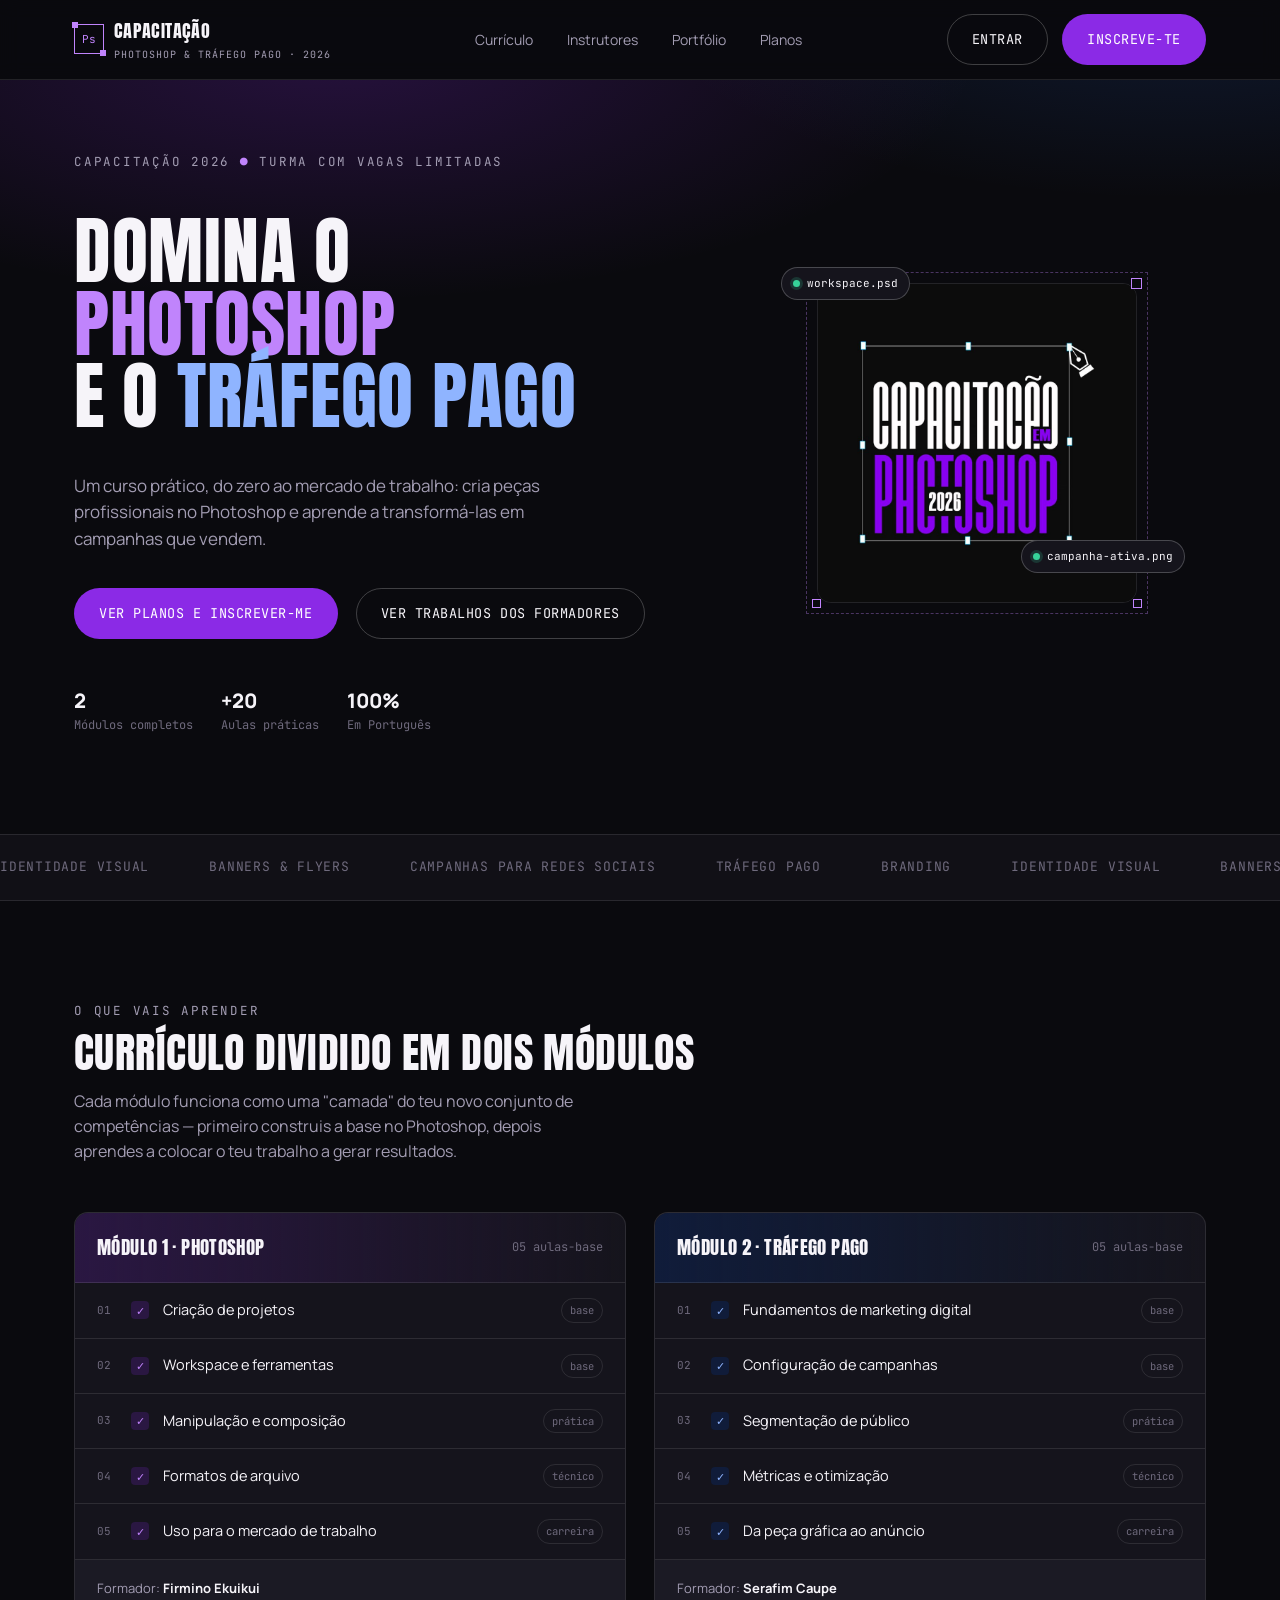
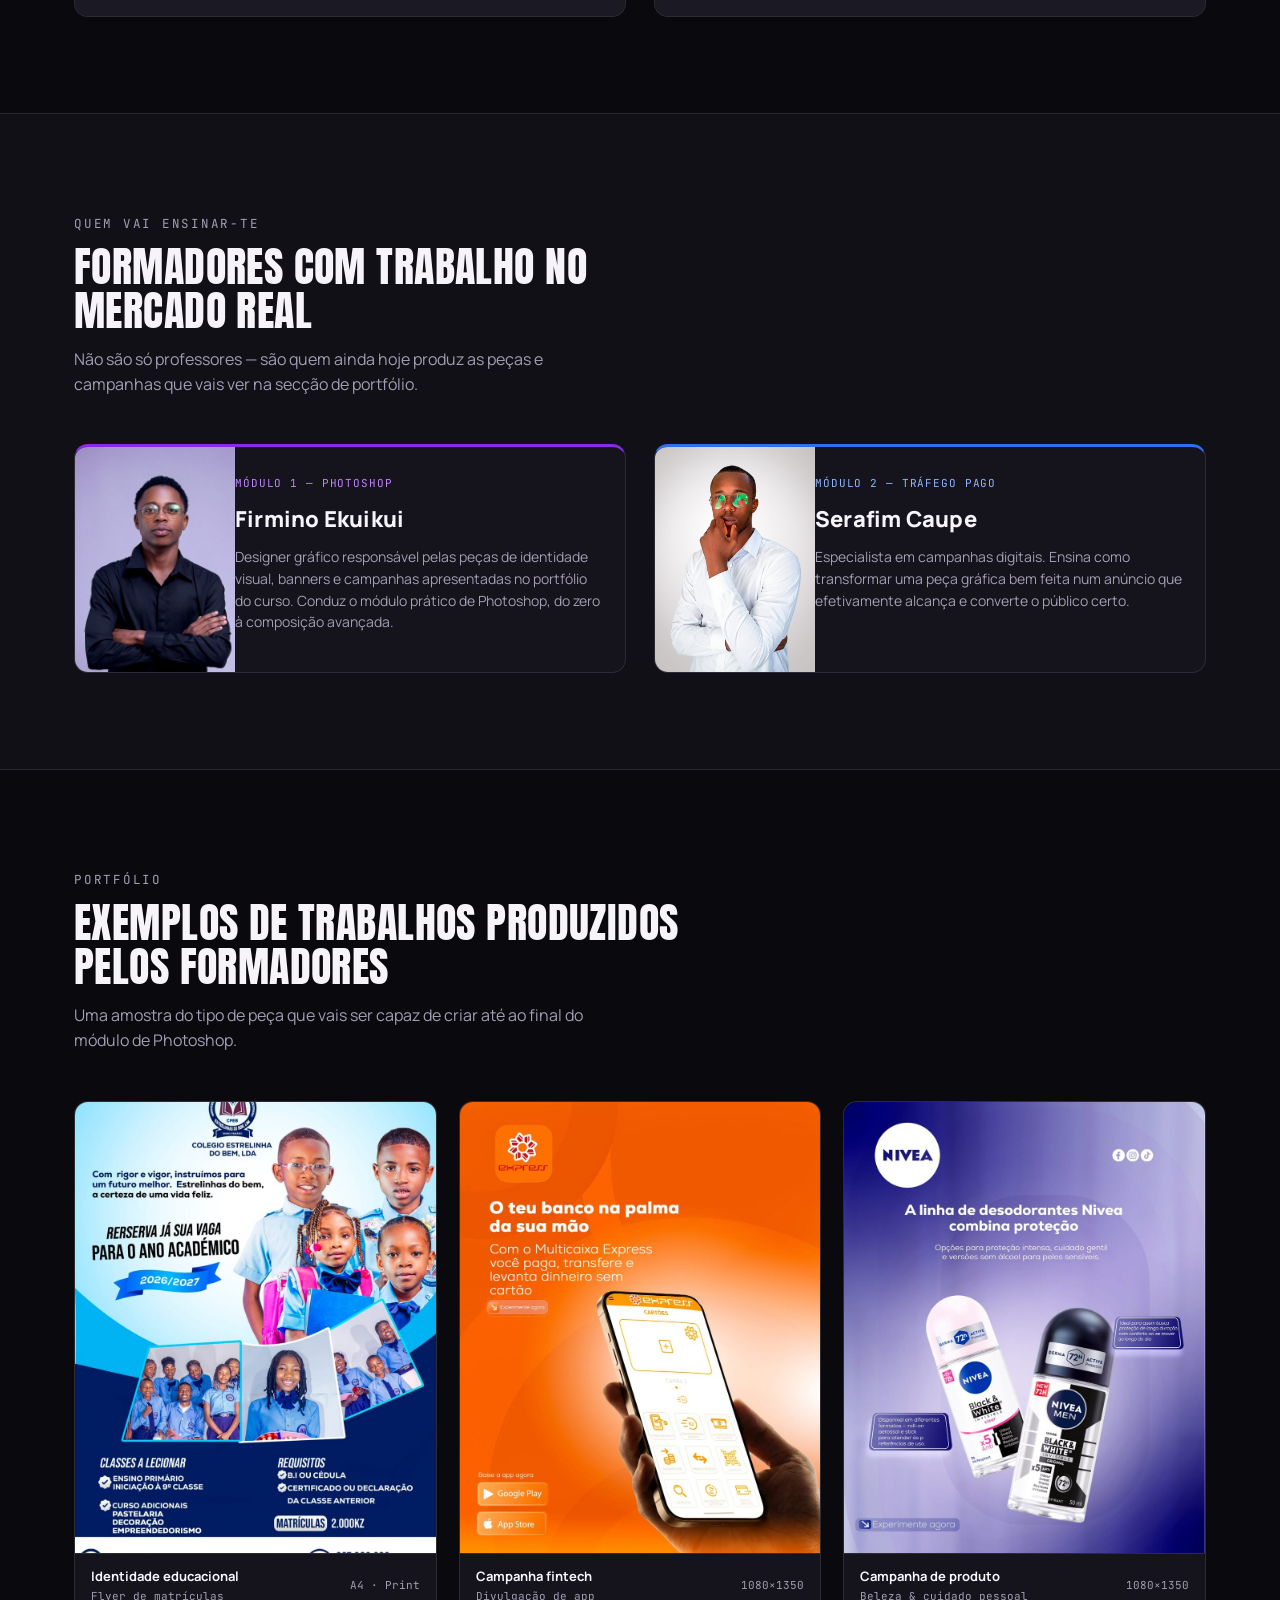
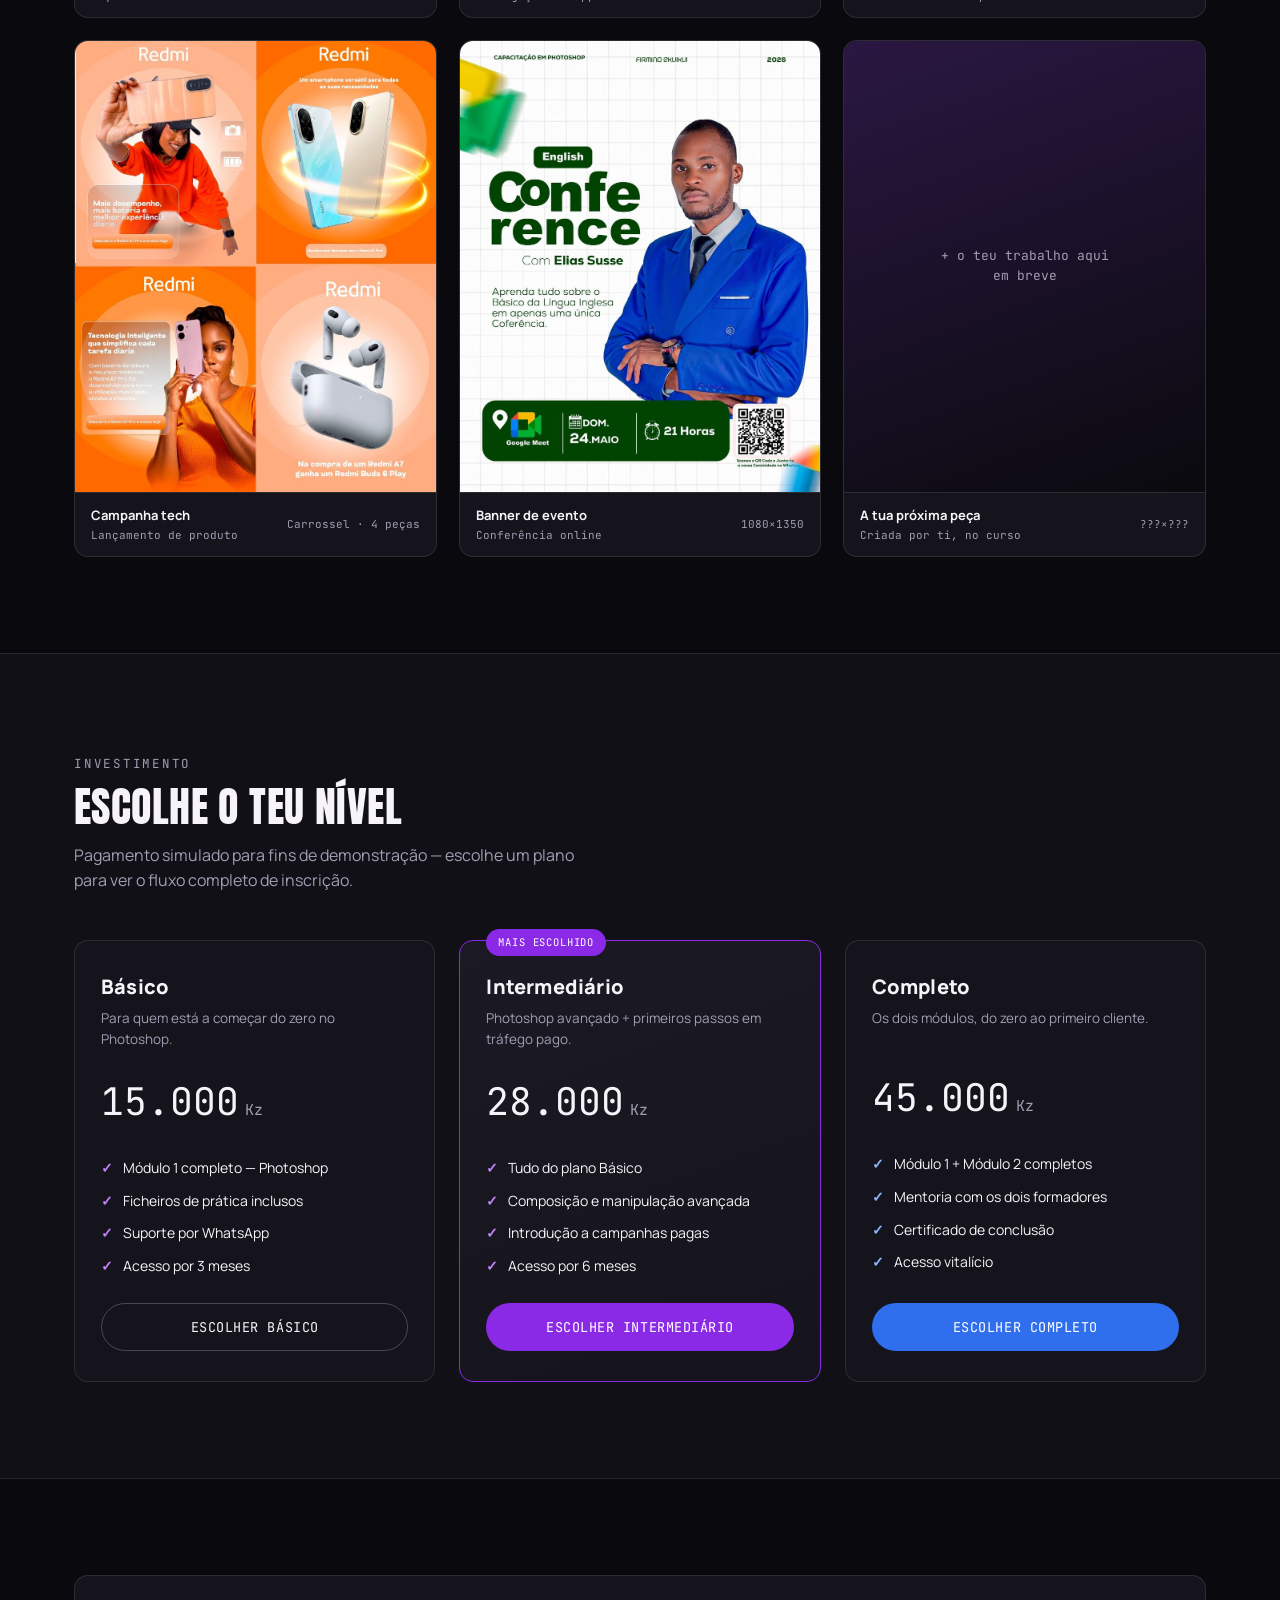
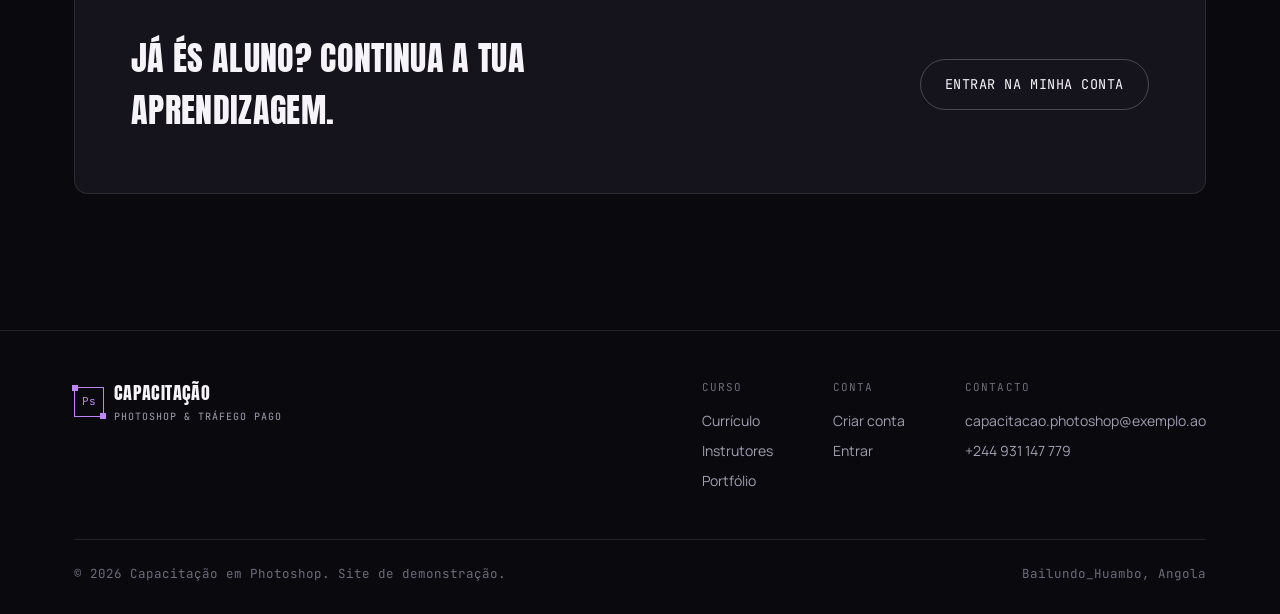
<file: index.html>
<!DOCTYPE html>
<html lang="pt-AO">
<head>
<meta charset="UTF-8">
<meta name="viewport" content="width=device-width, initial-scale=1.0">
<title>Capacitação em Photoshop & Tráfego Pago 2026</title>
<meta name="description" content="Curso prático de Photoshop e Tráfego Pago. Aprende a criar projetos profissionais e a promovê-los no mercado digital.">
<link rel="preconnect" href="https://fonts.googleapis.com">
<link href="https://fonts.googleapis.com/css2?family=Anton&family=JetBrains+Mono:wght@400;500&family=Manrope:wght@400;600;700;800&display=swap" rel="stylesheet">
<link rel="stylesheet" href="style.css">
</head>
<body>

<nav class="nav">
  <div class="container">
    <a href="index.html" class="brand">
      <span class="brand-mark"><span>Ps</span></span>
      <div>
        CAPACITAÇÃO
        <small>Photoshop &amp; Tráfego Pago · 2026</small>
      </div>
    </a>
    <div class="nav-links">
      <a href="#curriculo">Currículo</a>
      <a href="#instrutores">Instrutores</a>
      <a href="#portfolio">Portfólio</a>
      <a href="#planos">Planos</a>
    </div>
    <div class="nav-actions">
      <a href="login.html" class="btn btn-outline">Entrar</a>
      <a href="#planos" class="btn btn-primary">Inscreve-te</a>
    </div>
    <button class="nav-toggle" aria-label="Abrir menu">☰</button>
  </div>
</nav>

<header class="hero">
  <div class="container hero-grid">
    <div class="hero-copy">
      <span class="eyebrow">Capacitação 2026 <span class="dot">●</span> Turma com vagas limitadas</span>
      <h1>Domina o <span class="accent">Photoshop</span><br>e o <span class="accent-blue">Tráfego Pago</span></h1>
      <p class="lead">Um curso prático, do zero ao mercado de trabalho: cria peças profissionais no Photoshop e aprende a transformá-las em campanhas que vendem.</p>
      <div class="hero-cta">
        <a href="#planos" class="btn btn-primary">Ver planos e inscrever-me</a>
        <a href="#portfolio" class="btn btn-outline">Ver trabalhos dos formadores</a>
      </div>
      <div class="hero-meta">
        <div><b>2</b>Módulos completos</div>
        <div><b>+20</b>Aulas práticas</div>
        <div><b>100%</b>Em Português</div>
      </div>
    </div>
    <div class="hero-art">
      <div class="xbox">
        <img src="img-brand-mark.jpg" alt="Identidade visual do curso Capacitação em Photoshop 2026">
        <span class="h-l"></span><span class="h-r"></span>
      </div>
      <span class="tag t1"><span class="tag-dot"></span>workspace.psd</span>
      <span class="tag t2"><span class="tag-dot"></span>campanha-ativa.png</span>
    </div>
  </div>
</header>

<div class="strip">
  <div class="strip-track">
    <span>Identidade visual</span><span>Banners &amp; flyers</span><span>Campanhas para redes sociais</span><span>Tráfego pago</span><span>Branding</span><span>Identidade visual</span><span>Banners &amp; flyers</span><span>Campanhas para redes sociais</span><span>Tráfego pago</span><span>Branding</span>
  </div>
</div>

<section class="section" id="curriculo">
  <div class="container">
    <div class="section-head">
      <span class="eyebrow">O que vais aprender</span>
      <h2>Currículo dividido em dois módulos</h2>
      <p>Cada módulo funciona como uma "camada" do teu novo conjunto de competências — primeiro construis a base no Photoshop, depois aprendes a colocar o teu trabalho a gerar resultados.</p>
    </div>

    <div class="tracks">
      <div class="track-panel purple">
        <div class="track-head">
          <h3>Módulo 1 · Photoshop</h3>
          <span class="num">05 aulas-base</span>
        </div>
        <div class="layer-row"><span class="ln">01</span><span class="eye">✓</span><span class="lbl">Criação de projetos</span><span class="lvl">base</span></div>
        <div class="layer-row"><span class="ln">02</span><span class="eye">✓</span><span class="lbl">Workspace e ferramentas</span><span class="lvl">base</span></div>
        <div class="layer-row"><span class="ln">03</span><span class="eye">✓</span><span class="lbl">Manipulação e composição</span><span class="lvl">prática</span></div>
        <div class="layer-row"><span class="ln">04</span><span class="eye">✓</span><span class="lbl">Formatos de arquivo</span><span class="lvl">técnico</span></div>
        <div class="layer-row"><span class="ln">05</span><span class="eye">✓</span><span class="lbl">Uso para o mercado de trabalho</span><span class="lvl">carreira</span></div>
        <div class="track-foot">
          <span class="who">Formador: <b>Firmino Ekuikui</b></span>
        </div>
      </div>

      <div class="track-panel blue">
        <div class="track-head">
          <h3>Módulo 2 · Tráfego Pago</h3>
          <span class="num">05 aulas-base</span>
        </div>
        <div class="layer-row"><span class="ln">01</span><span class="eye">✓</span><span class="lbl">Fundamentos de marketing digital</span><span class="lvl">base</span></div>
        <div class="layer-row"><span class="ln">02</span><span class="eye">✓</span><span class="lbl">Configuração de campanhas</span><span class="lvl">base</span></div>
        <div class="layer-row"><span class="ln">03</span><span class="eye">✓</span><span class="lbl">Segmentação de público</span><span class="lvl">prática</span></div>
        <div class="layer-row"><span class="ln">04</span><span class="eye">✓</span><span class="lbl">Métricas e otimização</span><span class="lvl">técnico</span></div>
        <div class="layer-row"><span class="ln">05</span><span class="eye">✓</span><span class="lbl">Da peça gráfica ao anúncio</span><span class="lvl">carreira</span></div>
        <div class="track-foot">
          <span class="who">Formador: <b>Serafim Caupe</b></span>
        </div>
      </div>
    </div>
  </div>
</section>

<section class="section" id="instrutores" style="background:var(--bg-soft); border-top:1px solid var(--line); border-bottom:1px solid var(--line);">
  <div class="container">
    <div class="section-head">
      <span class="eyebrow">Quem vai ensinar-te</span>
      <h2>Formadores com trabalho no mercado real</h2>
      <p>Não são só professores — são quem ainda hoje produz as peças e campanhas que vais ver na secção de portfólio.</p>
    </div>
    <div class="instructors">
      <div class="instructor-card purple">
        <div class="instructor-photo"><img src="img-team-firmino.jpg" alt="Firmino Ekuikui, formador do módulo de Photoshop"></div>
        <div class="instructor-body">
          <span class="role">Módulo 1 — Photoshop</span>
          <h3>Firmino Ekuikui</h3>
          <p>Designer gráfico responsável pelas peças de identidade visual, banners e campanhas apresentadas no portfólio do curso. Conduz o módulo prático de Photoshop, do zero à composição avançada.</p>
        </div>
      </div>
      <div class="instructor-card blue">
        <div class="instructor-photo"><img src="img-team-serafim.jpg" alt="Serafim Caupe, formador do módulo de Tráfego Pago"></div>
        <div class="instructor-body">
          <span class="role">Módulo 2 — Tráfego Pago</span>
          <h3>Serafim Caupe</h3>
          <p>Especialista em campanhas digitais. Ensina como transformar uma peça gráfica bem feita num anúncio que efetivamente alcança e converte o público certo.</p>
        </div>
      </div>
    </div>
  </div>
</section>

<section class="section" id="portfolio">
  <div class="container">
    <div class="section-head">
      <span class="eyebrow">Portfólio</span>
      <h2>Exemplos de trabalhos produzidos pelos formadores</h2>
      <p>Uma amostra do tipo de peça que vais ser capaz de criar até ao final do módulo de Photoshop.</p>
    </div>
    <div class="gallery">
      <div class="gallery-item">
        <div class="shot">
          <img src="img-portfolio-colegio.jpg" alt="Flyer educacional para colégio privado">
          <div class="handles"><span></span><span></span><span></span><span></span></div>
        </div>
        <div class="gallery-cap"><div><b>Identidade educacional</b>Flyer de matrículas</div><span>A4 · Print</span></div>
      </div>
      <div class="gallery-item">
        <div class="shot">
          <img src="img-portfolio-multicaixa.jpg" alt="Campanha de divulgação para aplicação bancária">
          <div class="handles"><span></span><span></span><span></span><span></span></div>
        </div>
        <div class="gallery-cap"><div><b>Campanha fintech</b>Divulgação de app</div><span>1080×1350</span></div>
      </div>
      <div class="gallery-item">
        <div class="shot">
          <img src="img-portfolio-nivea.jpg" alt="Campanha publicitária de produto de beleza">
          <div class="handles"><span></span><span></span><span></span><span></span></div>
        </div>
        <div class="gallery-cap"><div><b>Campanha de produto</b>Beleza &amp; cuidado pessoal</div><span>1080×1350</span></div>
      </div>
      <div class="gallery-item">
        <div class="shot">
          <img src="img-portfolio-redmi.jpg" alt="Campanha publicitária de smartphone">
          <div class="handles"><span></span><span></span><span></span><span></span></div>
        </div>
        <div class="gallery-cap"><div><b>Campanha tech</b>Lançamento de produto</div><span>Carrossel · 4 peças</span></div>
      </div>
      <div class="gallery-item">
        <div class="shot">
          <img src="img-portfolio-conference.jpg" alt="Banner de evento de conferência">
          <div class="handles"><span></span><span></span><span></span><span></span></div>
        </div>
        <div class="gallery-cap"><div><b>Banner de evento</b>Conferência online</div><span>1080×1350</span></div>
      </div>
      <div class="gallery-item">
        <div class="shot" style="display:grid; place-items:center; background:linear-gradient(160deg,var(--purple-dim),var(--bg));">
          <span style="font-family:var(--f-mono); color:var(--muted); font-size:13px; text-align:center; padding:0 20px;">+ o teu trabalho aqui<br>em breve</span>
        </div>
        <div class="gallery-cap"><div><b>A tua próxima peça</b>Criada por ti, no curso</div><span>???×???</span></div>
      </div>
    </div>
  </div>
</section>

<section class="section" id="planos" style="background:var(--bg-soft); border-top:1px solid var(--line); border-bottom:1px solid var(--line);">
  <div class="container">
    <div class="section-head">
      <span class="eyebrow">Investimento</span>
      <h2>Escolhe o teu nível</h2>
      <p>Pagamento simulado para fins de demonstração — escolhe um plano para ver o fluxo completo de inscrição.</p>
    </div>
    <div class="pricing-grid">

      <div class="price-card">
        <h3>Básico</h3>
        <p class="tagline">Para quem está a começar do zero no Photoshop.</p>
        <div class="amount">15.000<span class="cur">Kz</span></div>
        <ul>
          <li>Módulo 1 completo — Photoshop</li>
          <li>Ficheiros de prática inclusos</li>
          <li>Suporte por WhatsApp</li>
          <li>Acesso por 3 meses</li>
        </ul>
        <button class="btn btn-outline btn-block" data-plan="basico">Escolher Básico</button>
      </div>

      <div class="price-card featured">
        <span class="badge">Mais escolhido</span>
        <h3>Intermediário</h3>
        <p class="tagline">Photoshop avançado + primeiros passos em tráfego pago.</p>
        <div class="amount">28.000<span class="cur">Kz</span></div>
        <ul>
          <li>Tudo do plano Básico</li>
          <li>Composição e manipulação avançada</li>
          <li>Introdução a campanhas pagas</li>
          <li>Acesso por 6 meses</li>
        </ul>
        <button class="btn btn-primary btn-block" data-plan="intermediario">Escolher Intermediário</button>
      </div>

      <div class="price-card">
        <h3>Completo</h3>
        <p class="tagline">Os dois módulos, do zero ao primeiro cliente.</p>
        <div class="amount">45.000<span class="cur">Kz</span></div>
        <ul>
          <li>Módulo 1 + Módulo 2 completos</li>
          <li>Mentoria com os dois formadores</li>
          <li>Certificado de conclusão</li>
          <li>Acesso vitalício</li>
        </ul>
        <button class="btn btn-blue btn-block" data-plan="completo">Escolher Completo</button>
      </div>

    </div>
  </div>
</section>

<section class="section">
  <div class="container">
    <div class="cta-banner">
      <h2>Já és aluno? Continua a tua aprendizagem.</h2>
      <a href="login.html" class="btn btn-outline">Entrar na minha conta</a>
    </div>
  </div>
</section>

<footer>
  <div class="container">
    <div class="footer-grid">
      <div class="brand">
        <span class="brand-mark"><span>Ps</span></span>
        <div>CAPACITAÇÃO<small>Photoshop &amp; Tráfego Pago</small></div>
      </div>
      <div class="footer-cols">
        <div class="footer-col">
          <h4>Curso</h4>
          <a href="#curriculo">Currículo</a>
          <a href="#instrutores">Instrutores</a>
          <a href="#portfolio">Portfólio</a>
        </div>
        <div class="footer-col">
          <h4>Conta</h4>
          <a href="cadastro.html">Criar conta</a>
          <a href="login.html">Entrar</a>
        </div>
        <div class="footer-col">
          <h4>Contacto</h4>
          <p>capacitacao.photoshop@exemplo.ao</p>
          <p>+244 931 147 779</p>
        </div>
      </div>
    </div>
    <div class="footer-bottom">
      <span>© 2026 Capacitação em Photoshop. Site de demonstração.</span>
      <span>Bailundo_Huambo, Angola</span>
    </div>
  </div>
</footer>

<script src="app.js"></script>
</body>
</html>
</file>
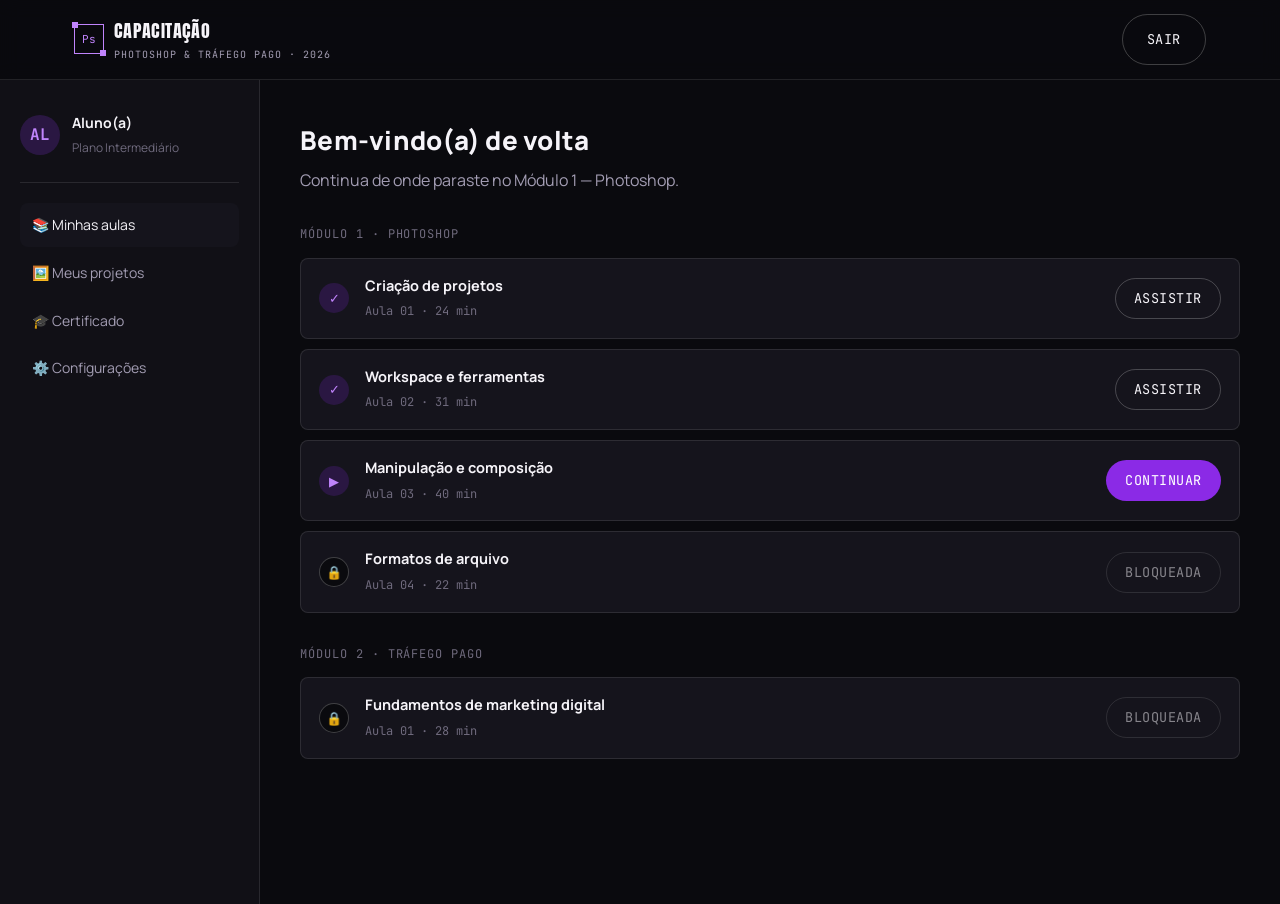
<file: area-aluno.html>
<!DOCTYPE html>
<html lang="pt-AO">
<head>
<meta charset="UTF-8">
<meta name="viewport" content="width=device-width, initial-scale=1.0">
<title>Área do aluno — Capacitação em Photoshop</title>
<link rel="preconnect" href="https://fonts.googleapis.com">
<link href="https://fonts.googleapis.com/css2?family=Anton&family=JetBrains+Mono:wght@400;500&family=Manrope:wght@400;600;700;800&display=swap" rel="stylesheet">
<link rel="stylesheet" href="style.css">
</head>
<body>

<nav class="nav">
  <div class="container">
    <a href="index.html" class="brand">
      <span class="brand-mark"><span>Ps</span></span>
      <div>CAPACITAÇÃO<small>Photoshop &amp; Tráfego Pago · 2026</small></div>
    </a>
    <div class="nav-links"></div>
    <div class="nav-actions">
      <a href="index.html" class="btn btn-outline">Sair</a>
    </div>
  </div>
</nav>

<div class="dash-shell">
  <aside class="dash-side">
    <div class="dash-user">
      <div class="dash-avatar">AL</div>
      <div>
        <b style="font-size:14px; display:block;">Aluno(a)</b>
        <span style="font-size:12px; color:var(--muted-2);">Plano Intermediário</span>
      </div>
    </div>
    <nav class="dash-nav">
      <a href="#" class="active">📚 Minhas aulas</a>
      <a href="#">🖼️ Meus projetos</a>
      <a href="#">🎓 Certificado</a>
      <a href="#">⚙️ Configurações</a>
    </nav>
  </aside>

  <main class="dash-main">
    <h1>Bem-vindo(a) de volta</h1>
    <p style="color:var(--muted); margin-top:8px; margin-bottom:32px;">Continua de onde paraste no Módulo 1 — Photoshop.</p>

    <h3 style="font-family:var(--f-mono); font-size:12px; letter-spacing:.08em; color:var(--muted-2); margin-bottom:14px; text-transform:uppercase;">Módulo 1 · Photoshop</h3>
    <div class="lesson-row unlocked">
      <div class="lock">✓</div>
      <div class="meta"><b>Criação de projetos</b><span>Aula 01 · 24 min</span></div>
      <a href="#" class="btn btn-outline" style="padding:9px 18px;">Assistir</a>
    </div>
    <div class="lesson-row unlocked">
      <div class="lock">✓</div>
      <div class="meta"><b>Workspace e ferramentas</b><span>Aula 02 · 31 min</span></div>
      <a href="#" class="btn btn-outline" style="padding:9px 18px;">Assistir</a>
    </div>
    <div class="lesson-row unlocked">
      <div class="lock">▶</div>
      <div class="meta"><b>Manipulação e composição</b><span>Aula 03 · 40 min</span></div>
      <a href="#" class="btn btn-primary" style="padding:9px 18px;">Continuar</a>
    </div>
    <div class="lesson-row">
      <div class="lock">🔒</div>
      <div class="meta"><b>Formatos de arquivo</b><span>Aula 04 · 22 min</span></div>
      <a href="#" class="btn btn-outline" style="padding:9px 18px; opacity:.5; pointer-events:none;">Bloqueada</a>
    </div>

    <h3 style="font-family:var(--f-mono); font-size:12px; letter-spacing:.08em; color:var(--muted-2); margin:32px 0 14px; text-transform:uppercase;">Módulo 2 · Tráfego Pago</h3>
    <div class="lesson-row">
      <div class="lock">🔒</div>
      <div class="meta"><b>Fundamentos de marketing digital</b><span>Aula 01 · 28 min</span></div>
      <a href="#" class="btn btn-outline" style="padding:9px 18px; opacity:.5; pointer-events:none;">Bloqueada</a>
    </div>
  </main>
</div>

<script src="app.js"></script>
</body>
</html>
</file>
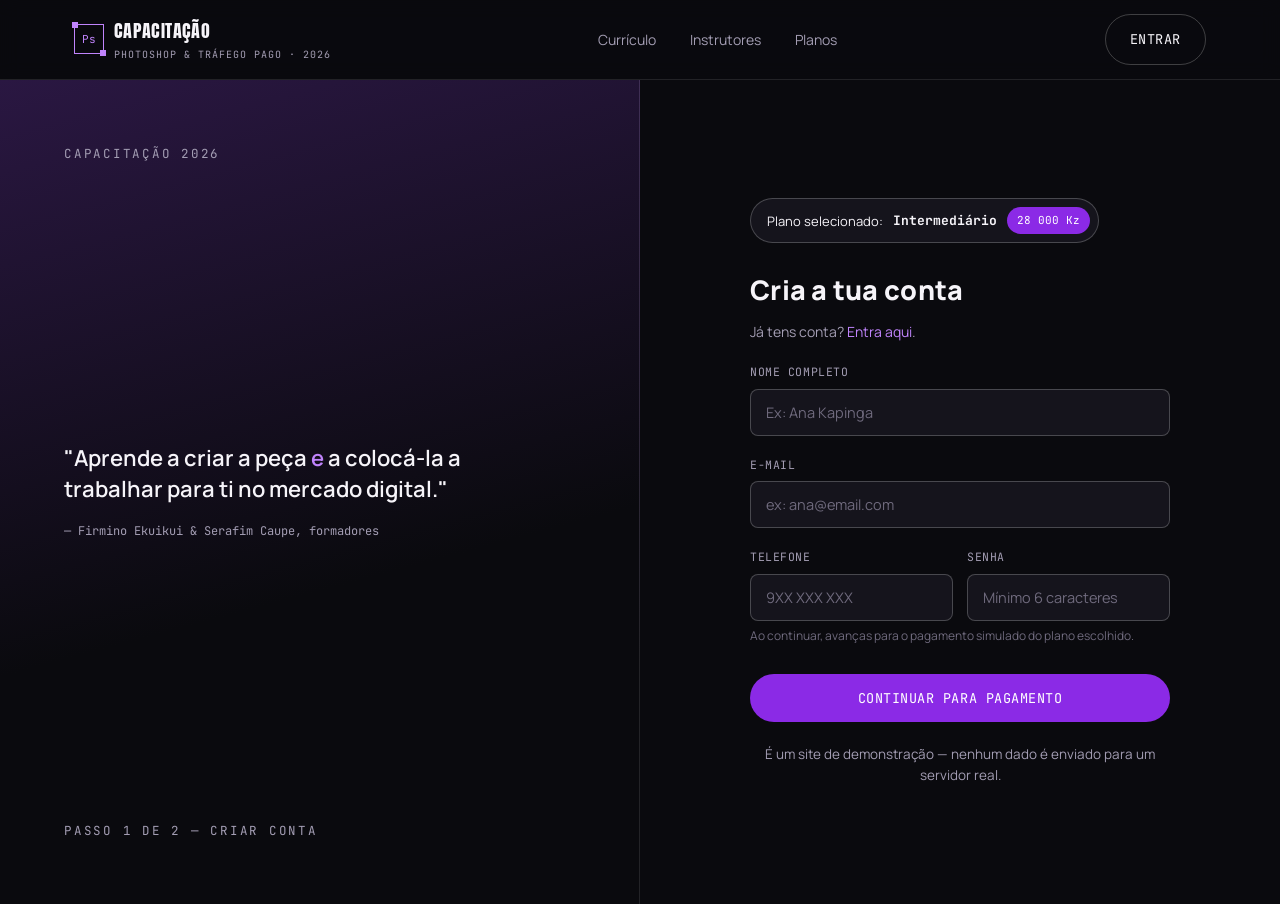
<file: cadastro.html>
<!DOCTYPE html>
<html lang="pt-AO">
<head>
<meta charset="UTF-8">
<meta name="viewport" content="width=device-width, initial-scale=1.0">
<title>Criar conta — Capacitação em Photoshop</title>
<link rel="preconnect" href="https://fonts.googleapis.com">
<link href="https://fonts.googleapis.com/css2?family=Anton&family=JetBrains+Mono:wght@400;500&family=Manrope:wght@400;600;700;800&display=swap" rel="stylesheet">
<link rel="stylesheet" href="style.css">
</head>
<body>

<nav class="nav">
  <div class="container">
    <a href="index.html" class="brand">
      <span class="brand-mark"><span>Ps</span></span>
      <div>CAPACITAÇÃO<small>Photoshop &amp; Tráfego Pago · 2026</small></div>
    </a>
    <div class="nav-links">
      <a href="index.html#curriculo">Currículo</a>
      <a href="index.html#instrutores">Instrutores</a>
      <a href="index.html#planos">Planos</a>
    </div>
    <div class="nav-actions">
      <a href="login.html" class="btn btn-outline">Entrar</a>
    </div>
    <button class="nav-toggle" aria-label="Abrir menu">☰</button>
  </div>
</nav>

<div class="auth-shell">
  <div class="auth-side">
    <div class="eyebrow">Capacitação 2026</div>
    <div>
      <p class="quote">"Aprende a criar a peça <span>e</span> a colocá-la a trabalhar para ti no mercado digital."</p>
      <p class="who">— Firmino Ekuikui &amp; Serafim Caupe, formadores</p>
    </div>
    <span class="eyebrow">Passo 1 de 2 — Criar conta</span>
  </div>

  <div class="auth-main">
    <div class="auth-card">
      <span class="plan-pill" data-plan-pill>Plano selecionado</span>
      <h1>Cria a tua conta</h1>
      <p class="sub">Já tens conta? <a href="login.html" style="color:var(--purple-2);">Entra aqui</a>.</p>

      <form id="form-cadastro" novalidate>
        <div class="field">
          <label for="nome">Nome completo</label>
          <input type="text" id="nome" placeholder="Ex: Ana Kapinga" autocomplete="name">
          <span class="field-error">Indica o teu nome completo.</span>
        </div>
        <div class="field">
          <label for="email">E-mail</label>
          <input type="email" id="email" placeholder="ex: ana@email.com" autocomplete="email">
          <span class="field-error">Indica um e-mail válido.</span>
        </div>
        <div class="field-row">
          <div class="field">
            <label for="telefone">Telefone</label>
            <input type="tel" id="telefone" placeholder="9XX XXX XXX" autocomplete="tel">
            <span class="field-error">Indica um número válido.</span>
          </div>
          <div class="field">
            <label for="senha">Senha</label>
            <input type="password" id="senha" placeholder="Mínimo 6 caracteres" autocomplete="new-password">
            <span class="field-error">Mínimo de 6 caracteres.</span>
          </div>
        </div>
        <p class="field-hint">Ao continuar, avanças para o pagamento simulado do plano escolhido.</p>
        <div class="submit">
          <button type="submit" class="btn btn-primary btn-block">Continuar para pagamento</button>
        </div>
      </form>
      <p class="auth-foot">É um site de demonstração — nenhum dado é enviado para um servidor real.</p>
    </div>
  </div>
</div>

<script src="app.js"></script>
</body>
</html>
</file>
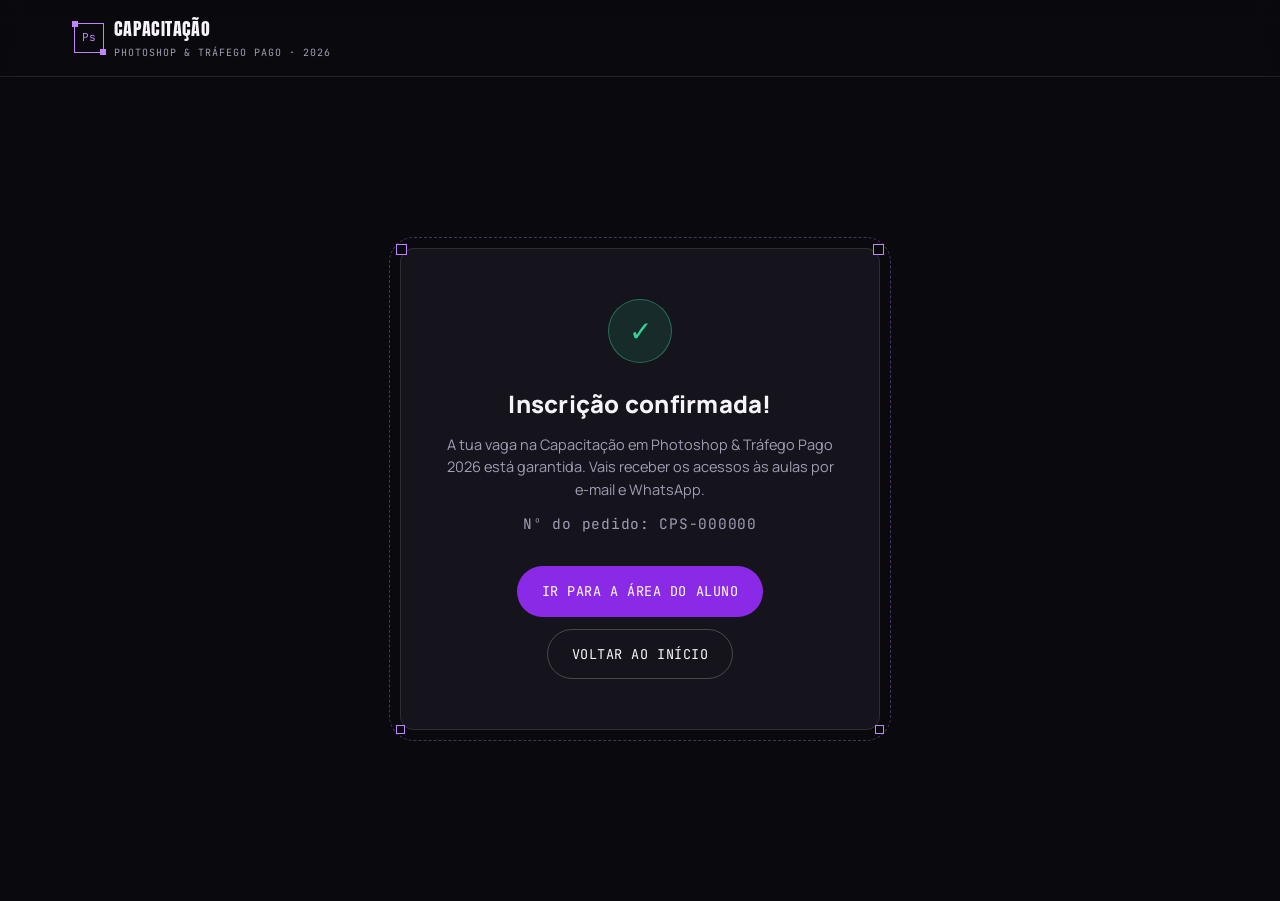
<file: confirmacao.html>
<!DOCTYPE html>
<html lang="pt-AO">
<head>
<meta charset="UTF-8">
<meta name="viewport" content="width=device-width, initial-scale=1.0">
<title>Inscrição confirmada — Capacitação em Photoshop</title>
<link rel="preconnect" href="https://fonts.googleapis.com">
<link href="https://fonts.googleapis.com/css2?family=Anton&family=JetBrains+Mono:wght@400;500&family=Manrope:wght@400;600;700;800&display=swap" rel="stylesheet">
<link rel="stylesheet" href="style.css">
</head>
<body>

<nav class="nav">
  <div class="container">
    <a href="index.html" class="brand">
      <span class="brand-mark"><span>Ps</span></span>
      <div>CAPACITAÇÃO<small>Photoshop &amp; Tráfego Pago · 2026</small></div>
    </a>
    <div class="nav-links"></div>
    <div class="nav-actions"></div>
  </div>
</nav>

<div class="success-wrap">
  <div class="success-card xbox">
    <span class="h-l"></span><span class="h-r"></span>
    <div class="success-check">✓</div>
    <h1>Inscrição confirmada!</h1>
    <p>A tua vaga na Capacitação em Photoshop &amp; Tráfego Pago 2026 está garantida. Vais receber os acessos às aulas por e-mail e WhatsApp.</p>
    <p class="order-id" data-order-id>Nº do pedido: CPS-000000</p>
    <div style="margin-top:30px; display:flex; gap:12px; justify-content:center; flex-wrap:wrap;">
      <a href="area-aluno.html" class="btn btn-primary">Ir para a área do aluno</a>
      <a href="index.html" class="btn btn-outline">Voltar ao início</a>
    </div>
  </div>
</div>

<script src="app.js"></script>
</body>
</html>
</file>
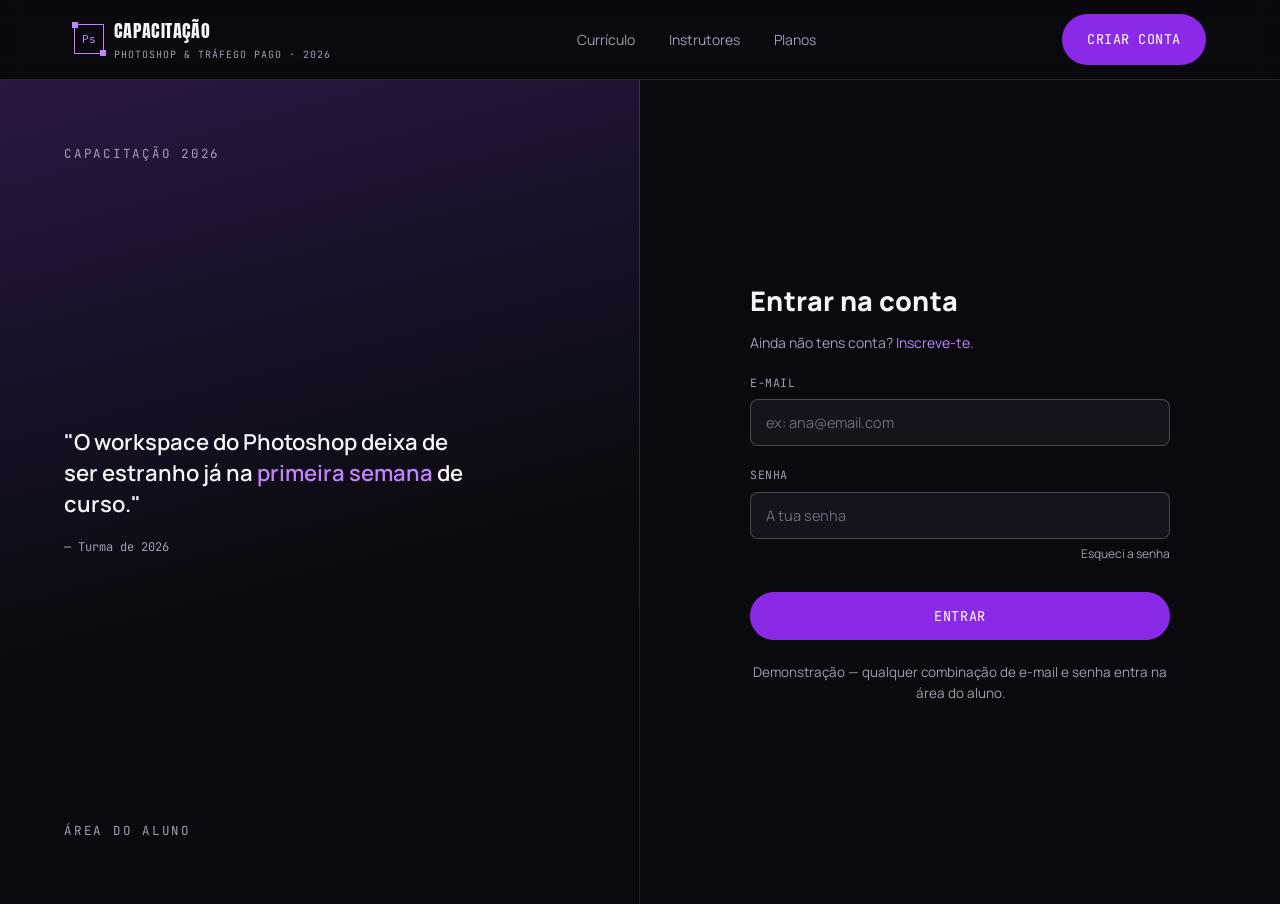
<file: login.html>
<!DOCTYPE html>
<html lang="pt-AO">
<head>
<meta charset="UTF-8">
<meta name="viewport" content="width=device-width, initial-scale=1.0">
<title>Entrar — Capacitação em Photoshop</title>
<link rel="preconnect" href="https://fonts.googleapis.com">
<link href="https://fonts.googleapis.com/css2?family=Anton&family=JetBrains+Mono:wght@400;500&family=Manrope:wght@400;600;700;800&display=swap" rel="stylesheet">
<link rel="stylesheet" href="style.css">
</head>
<body>

<nav class="nav">
  <div class="container">
    <a href="index.html" class="brand">
      <span class="brand-mark"><span>Ps</span></span>
      <div>CAPACITAÇÃO<small>Photoshop &amp; Tráfego Pago · 2026</small></div>
    </a>
    <div class="nav-links">
      <a href="index.html#curriculo">Currículo</a>
      <a href="index.html#instrutores">Instrutores</a>
      <a href="index.html#planos">Planos</a>
    </div>
    <div class="nav-actions">
      <a href="cadastro.html" class="btn btn-primary">Criar conta</a>
    </div>
    <button class="nav-toggle" aria-label="Abrir menu">☰</button>
  </div>
</nav>

<div class="auth-shell">
  <div class="auth-side">
    <div class="eyebrow">Capacitação 2026</div>
    <div>
      <p class="quote">"O workspace do Photoshop deixa de ser estranho já na <span>primeira semana</span> de curso."</p>
      <p class="who">— Turma de 2026</p>
    </div>
    <span class="eyebrow">Área do aluno</span>
  </div>

  <div class="auth-main">
    <div class="auth-card">
      <h1>Entrar na conta</h1>
      <p class="sub">Ainda não tens conta? <a href="cadastro.html" style="color:var(--purple-2);">Inscreve-te</a>.</p>

      <form id="form-login" novalidate>
        <div class="field">
          <label for="email">E-mail</label>
          <input type="email" id="email" placeholder="ex: ana@email.com" autocomplete="email" required>
        </div>
        <div class="field">
          <label for="senha">Senha</label>
          <input type="password" id="senha" placeholder="A tua senha" autocomplete="current-password" required>
        </div>
        <p class="field-hint" style="text-align:right;"><a href="#" style="color:var(--muted);">Esqueci a senha</a></p>
        <div class="submit">
          <button type="submit" class="btn btn-primary btn-block">Entrar</button>
        </div>
      </form>
      <p class="auth-foot">Demonstração — qualquer combinação de e-mail e senha entra na área do aluno.</p>
    </div>
  </div>
</div>

<script src="app.js"></script>
</body>
</html>
</file>
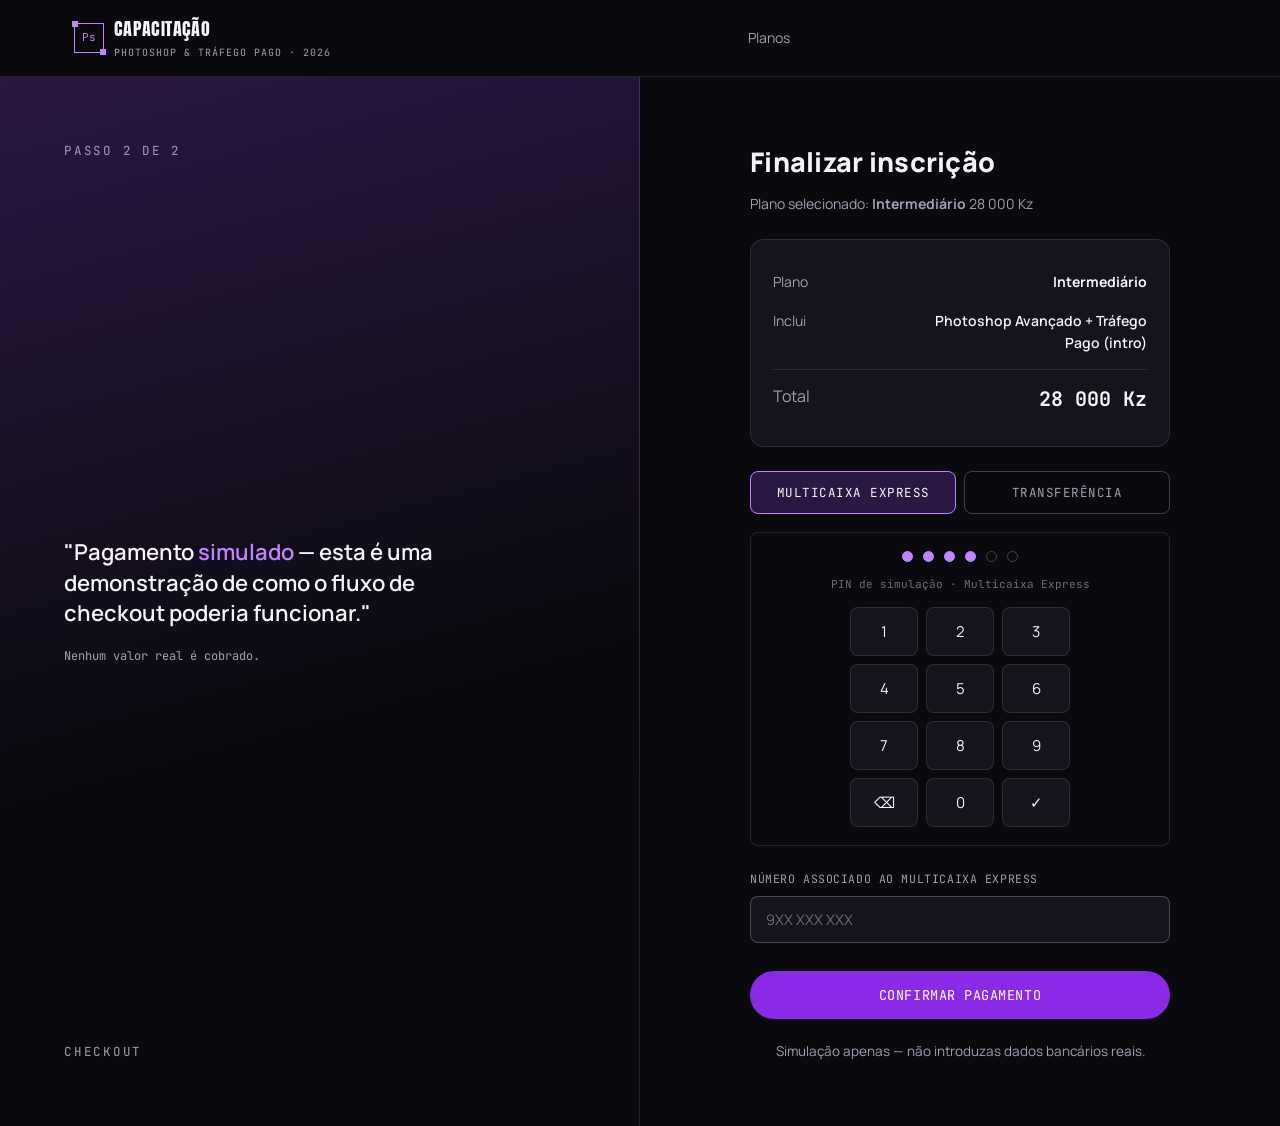
<file: pagamento.html>
<!DOCTYPE html>
<html lang="pt-AO">
<head>
<meta charset="UTF-8">
<meta name="viewport" content="width=device-width, initial-scale=1.0">
<title>Pagamento — Capacitação em Photoshop</title>
<link rel="preconnect" href="https://fonts.googleapis.com">
<link href="https://fonts.googleapis.com/css2?family=Anton&family=JetBrains+Mono:wght@400;500&family=Manrope:wght@400;600;700;800&display=swap" rel="stylesheet">
<link rel="stylesheet" href="style.css">
</head>
<body>

<nav class="nav">
  <div class="container">
    <a href="index.html" class="brand">
      <span class="brand-mark"><span>Ps</span></span>
      <div>CAPACITAÇÃO<small>Photoshop &amp; Tráfego Pago · 2026</small></div>
    </a>
    <div class="nav-links">
      <a href="index.html#planos">Planos</a>
    </div>
    <div class="nav-actions"></div>
  </div>
</nav>

<div class="auth-shell">
  <div class="auth-side">
    <div class="eyebrow">Passo 2 de 2</div>
    <div>
      <p class="quote">"Pagamento <span>simulado</span> — esta é uma demonstração de como o fluxo de checkout poderia funcionar."</p>
      <p class="who">Nenhum valor real é cobrado.</p>
    </div>
    <span class="eyebrow">Checkout</span>
  </div>

  <div class="auth-main">
    <div class="auth-card">
      <h1>Finalizar inscrição</h1>
      <p class="sub" data-plan-pill>A carregar plano...</p>

      <div class="order-summary" data-order-summary></div>

      <div class="pay-tabs">
        <div class="pay-tab active" data-tab="express">Multicaixa Express</div>
        <div class="pay-tab" data-tab="transferencia">Transferência</div>
      </div>

      <form id="form-pagamento" novalidate>
        <div class="keypad-preview">
          <div class="dots"><span class="on"></span><span class="on"></span><span class="on"></span><span class="on"></span><span></span><span></span></div>
          <p style="font-family:var(--f-mono); font-size:11px; color:var(--muted-2); margin-bottom:14px;">PIN de simulação · Multicaixa Express</p>
          <div class="keypad-grid">
            <button type="button">1</button><button type="button">2</button><button type="button">3</button>
            <button type="button">4</button><button type="button">5</button><button type="button">6</button>
            <button type="button">7</button><button type="button">8</button><button type="button">9</button>
            <button type="button">⌫</button><button type="button">0</button><button type="button">✓</button>
          </div>
        </div>

        <div class="field" style="margin-top:24px;">
          <label for="telmovel">Número associado ao Multicaixa Express</label>
          <input type="tel" id="telmovel" placeholder="9XX XXX XXX">
        </div>

        <div class="submit">
          <button type="submit" class="btn btn-primary btn-block">Confirmar pagamento</button>
        </div>
      </form>
      <p class="auth-foot">Simulação apenas — não introduzas dados bancários reais.</p>
    </div>
  </div>
</div>

<script src="app.js"></script>
</body>
</html>
</file>
<file: style.css>
/* =========================================================
   CAPACITAÇÃO EM PHOTOSHOP & TRÁFEGO PAGO — 2026
   Design system
   - Preto de estúdio + roxo (módulo Photoshop) + azul (módulo Tráfego Pago)
   - Assinatura visual: a "caixa de transformação" do Photoshop
     (cantos com alças quadradas), retirada da própria marca do curso.
   ========================================================= */

:root{
  /* cor */
  --bg:        #0a0a0e;
  --bg-soft:   #111016;
  --panel:     #15141c;
  --panel-2:   #1b1a24;
  --line:      rgba(255,255,255,.10);
  --line-strong: rgba(255,255,255,.22);
  --white:     #f6f4f9;
  --muted:     #a39db3;
  --muted-2:   #6f6a7d;

  --purple:    #8b2ae6;
  --purple-2:  #c084fc;
  --purple-dim: #2a1742;

  --blue:      #2f6fed;
  --blue-2:    #8fb4ff;
  --blue-dim:  #101c3a;

  --green:     #36d399;

  /* tipografia */
  --f-display: "Anton", "Arial Narrow", sans-serif;
  --f-body: "Manrope", "Segoe UI", sans-serif;
  --f-mono: "JetBrains Mono", "Courier New", monospace;

  /* layout */
  --maxw: 1180px;
  --radius: 14px;
  --radius-sm: 8px;
}

*{ box-sizing: border-box; }
html{ scroll-behavior: smooth; }
body{
  margin:0;
  background: var(--bg);
  color: var(--white);
  font-family: var(--f-body);
  font-size: 16px;
  line-height: 1.55;
  -webkit-font-smoothing: antialiased;
}
img{ max-width:100%; display:block; }
a{ color: inherit; text-decoration: none; }
ul{ list-style:none; margin:0; padding:0; }
h1,h2,h3,h4{ margin:0; font-family: var(--f-display); font-weight:400; letter-spacing:.01em; text-transform:uppercase; }
p{ margin:0; }
button{ font-family: inherit; cursor:pointer; }
input, select, textarea{ font-family: var(--f-body); }

:focus-visible{
  outline: 2px solid var(--purple-2);
  outline-offset: 3px;
}

.container{
  max-width: var(--maxw);
  margin: 0 auto;
  padding: 0 24px;
}

.eyebrow{
  font-family: var(--f-mono);
  font-size: 12.5px;
  letter-spacing: .14em;
  text-transform: uppercase;
  color: var(--muted);
}
.eyebrow .dot{ color: var(--purple-2); }

.section{ padding: 96px 0; }
.section-head{
  max-width: 640px;
  margin-bottom: 48px;
}
.section-head h2{
  font-size: clamp(28px, 4vw, 42px);
  line-height: 1.05;
  margin-top: 10px;
}
.section-head p{
  color: var(--muted);
  margin-top: 14px;
  font-size: 16px;
  max-width: 520px;
}

.divider{
  height:1px;
  background: var(--line);
  border:0;
  margin: 0;
}

/* ---------- buttons ---------- */
.btn{
  display:inline-flex;
  align-items:center;
  gap:8px;
  padding: 14px 24px;
  border-radius: 999px;
  font-family: var(--f-mono);
  font-size: 13.5px;
  letter-spacing: .04em;
  text-transform: uppercase;
  border: 1px solid transparent;
  transition: transform .15s ease, background .2s ease, border-color .2s ease;
  white-space: nowrap;
}
.btn:active{ transform: scale(.97); }
.btn-primary{
  background: var(--purple);
  color: #fff;
}
.btn-primary:hover{ background:#9d3ff5; }
.btn-outline{
  background: transparent;
  border-color: var(--line-strong);
  color: var(--white);
}
.btn-outline:hover{ border-color: var(--purple-2); color: var(--purple-2); }
.btn-blue{
  background: var(--blue);
  color:#fff;
}
.btn-blue:hover{ background:#4a85ff; }
.btn-block{ width:100%; justify-content:center; }
.btn[disabled]{ opacity:.55; cursor:not-allowed; }

/* ---------- signature: Photoshop transform-box ---------- */
.xbox{
  position: relative;
}
.xbox::before, .xbox::after,
.xbox .h-l, .xbox .h-r{
  content:"";
  position:absolute;
  width:9px; height:9px;
  background: var(--bg);
  border: 1.5px solid var(--purple-2);
}
.xbox::before{ top:-5px; left:-5px; }
.xbox::after{ top:-5px; right:-5px; }
.xbox .h-l{ bottom:-5px; left:-5px; }
.xbox .h-r{ bottom:-5px; right:-5px; }
.xbox{ outline: 1px dashed rgba(192,132,252,.35); outline-offset: 10px; }

.xbox-blue::before, .xbox-blue::after,
.xbox-blue .h-l, .xbox-blue .h-r{ border-color: var(--blue-2); }
.xbox-blue{ outline-color: rgba(143,180,255,.35); }

/* =========================================================
   NAV
   ========================================================= */
.nav{
  position: sticky; top:0; z-index: 50;
  background: rgba(10,10,14,.86);
  backdrop-filter: blur(10px);
  border-bottom: 1px solid var(--line);
}
.nav .container{
  display:flex; align-items:center; justify-content:space-between;
  min-height: 76px;
  flex-wrap: wrap;
  row-gap: 10px;
  padding-top: 14px;
  padding-bottom: 14px;
}
.brand{
  display:flex; align-items:center; gap:10px;
  font-family: var(--f-display);
  font-size: 18px;
  letter-spacing:.02em;
}
.brand-mark{
  position:relative;
  width:30px; height:30px;
  border:1.5px solid var(--purple-2);
  display:grid; place-items:center;
  flex-shrink:0;
}
.brand-mark::before, .brand-mark::after{
  content:"";
  position:absolute;
  width:6px;height:6px;
  background:var(--purple-2);
}
.brand-mark::before{ top:-3px; left:-3px; }
.brand-mark::after{ bottom:-3px; right:-3px; }
.brand-mark span{ font-family:var(--f-mono); font-size:11px; color:var(--purple-2); }
.brand small{
  display:block;
  font-family: var(--f-mono);
  font-size: 10px;
  letter-spacing:.1em;
  color: var(--muted);
  text-transform: uppercase;
  margin-top: 2px;
}

.nav-links{
  display:flex; align-items:center; gap:34px;
  font-size: 14px;
}
.nav-links a{ color: var(--muted); transition: color .15s; }
.nav-links a:hover{ color: var(--white); }
.nav-actions{ display:flex; align-items:center; gap:14px; }
.nav-toggle{
  display:none;
  background:none; border:1px solid var(--line-strong); color:var(--white);
  width:42px; height:42px; border-radius: var(--radius-sm);
  align-items:center; justify-content:center;
}

/* =========================================================
   HERO
   ========================================================= */
.hero{
  padding: 72px 0 100px;
  position: relative;
  overflow: hidden;
}
.hero::before{
  content:"";
  position:absolute; inset:-20% -10% auto -10%;
  height: 600px;
  background: radial-gradient(60% 60% at 30% 20%, rgba(139,42,230,.22), transparent 70%),
              radial-gradient(50% 50% at 85% 10%, rgba(47,111,237,.16), transparent 70%);
  pointer-events:none;
}
.hero-grid{
  position:relative;
  display:grid;
  grid-template-columns: 1.15fr .85fr;
  gap: 56px;
  align-items:center;
}
.hero-copy .eyebrow{ margin-bottom:18px; display:block; }
.hero h1{
  font-size: clamp(40px, 6vw, 74px);
  line-height: .98;
  padding: 26px 8px 22px 0;
}
.hero h1 .accent{ color: var(--purple-2); }
.hero h1 .accent-blue{ color: var(--blue-2); }
.hero-copy p.lead{
  color: var(--muted);
  font-size: 17px;
  max-width: 480px;
  margin-top: 18px;
}
.hero-cta{
  display:flex; align-items:center; gap:18px;
  margin-top: 36px;
  flex-wrap: wrap;
}
.hero-meta{
  display:flex; gap:28px;
  margin-top: 46px;
  font-family: var(--f-mono);
  font-size: 12px;
  color: var(--muted-2);
}
.hero-meta b{ color: var(--white); font-size:20px; display:block; font-family: var(--f-body); font-weight:800; }

.hero-art{
  position:relative;
  justify-self:center;
}
.hero-art img{
  width: 320px;
  border-radius: var(--radius);
  border: 1px solid var(--line);
}
.hero-art .tag{
  position:absolute;
  font-family: var(--f-mono);
  font-size: 11px;
  background: var(--panel);
  border:1px solid var(--line-strong);
  padding: 7px 11px;
  border-radius: 999px;
  display:flex; align-items:center; gap:7px;
}
.tag-dot{ width:7px;height:7px;border-radius:50%; background: var(--green); box-shadow:0 0 0 3px rgba(54,211,153,.18); }
.hero-art .tag.t1{ top: -16px; left: -36px; }
.hero-art .tag.t2{ bottom: 30px; right: -48px; }

/* =========================================================
   MARQUEE / clients strip
   ========================================================= */
.strip{
  border-top:1px solid var(--line);
  border-bottom:1px solid var(--line);
  padding: 22px 0;
  background: var(--bg-soft);
  overflow:hidden;
}
.strip-track{
  display:flex; gap:60px;
  font-family: var(--f-mono);
  font-size: 13px;
  color: var(--muted-2);
  letter-spacing:.06em;
  text-transform:uppercase;
  white-space:nowrap;
  animation: scroll 26s linear infinite;
  width:max-content;
}
@keyframes scroll{ from{ transform:translateX(0);} to{ transform:translateX(-50%);} }

/* =========================================================
   TRACKS / CURRÍCULO  (layers-panel motif)
   ========================================================= */
.tracks{
  display:grid;
  grid-template-columns: 1fr 1fr;
  gap: 28px;
}
.track-panel{
  background: var(--panel);
  border: 1px solid var(--line);
  border-radius: var(--radius);
  overflow:hidden;
}
.track-head{
  display:flex; align-items:center; justify-content:space-between;
  padding: 20px 22px;
  border-bottom: 1px solid var(--line);
}
.track-head h3{ font-size: 19px; letter-spacing:.02em; }
.track-head .num{ font-family:var(--f-mono); font-size:12px; color:var(--muted-2); }
.track-panel.purple .track-head{ background: linear-gradient(90deg, var(--purple-dim), transparent); }
.track-panel.blue .track-head{ background: linear-gradient(90deg, var(--blue-dim), transparent); }

.layer-row{
  display:flex; align-items:center; gap:14px;
  padding: 15px 22px;
  border-bottom: 1px solid var(--line);
  font-size: 14.5px;
}
.layer-row:last-child{ border-bottom:none; }
.layer-row .eye{
  width:18px; height:18px; flex-shrink:0;
  border-radius:4px;
  display:grid; place-items:center;
  font-size: 11px;
}
.track-panel.purple .layer-row .eye{ background: var(--purple-dim); color: var(--purple-2); }
.track-panel.blue .layer-row .eye{ background: var(--blue-dim); color: var(--blue-2); }
.layer-row .ln{ font-family: var(--f-mono); font-size:11px; color:var(--muted-2); width:20px; }
.layer-row .lbl{ flex:1; }
.layer-row .lvl{
  font-family: var(--f-mono); font-size: 10.5px;
  color: var(--muted-2);
  border:1px solid var(--line);
  padding: 3px 8px;
  border-radius: 999px;
}

.track-foot{
  padding: 18px 22px;
  display:flex; align-items:center; justify-content:space-between;
  background: var(--panel-2);
}
.track-foot .who{ font-size:13px; color:var(--muted); }
.track-foot .who b{ color:var(--white); }

/* =========================================================
   INSTRUTORES
   ========================================================= */
.instructors{
  display:grid;
  grid-template-columns: 1fr 1fr;
  gap: 28px;
}
.instructor-card{
  background: var(--panel);
  border:1px solid var(--line);
  border-radius: var(--radius);
  overflow:hidden;
  display:grid;
  grid-template-columns: 160px 1fr;
}
.instructor-card .tab{
  height:5px;
  position:absolute; top:0; left:0; right:0;
}
.instructor-card.purple{ border-top: 3px solid var(--purple); }
.instructor-card.blue{ border-top: 3px solid var(--blue); }
.instructor-photo{
  height: 100%;
  overflow:hidden;
}
.instructor-photo img{ height:100%; width:100%; object-fit:cover; }
.instructor-body{ padding: 22px 22px 22px 0; }
.instructor-body .role{
  font-family: var(--f-mono); font-size: 11px; letter-spacing:.08em; text-transform:uppercase;
}
.instructor-card.purple .role{ color: var(--purple-2); }
.instructor-card.blue .role{ color: var(--blue-2); }
.instructor-body h3{ font-size: 22px; margin-top:8px; text-transform:none; font-family:var(--f-body); font-weight:800; }
.instructor-body p{ color: var(--muted); font-size: 14px; margin-top: 10px; }

/* =========================================================
   PORTFOLIO
   ========================================================= */
.gallery{
  display:grid;
  grid-template-columns: repeat(3, 1fr);
  gap: 22px;
}
.gallery-item{
  background: var(--panel);
  border: 1px solid var(--line);
  border-radius: var(--radius);
  overflow:hidden;
  position: relative;
}
.gallery-item .shot{
  aspect-ratio: 4/5;
  overflow:hidden;
  position: relative;
}
.gallery-item .shot img{
  width:100%; height:100%; object-fit:cover;
  transition: transform .5s ease;
}
.gallery-item:hover .shot img{ transform: scale(1.05); }
.gallery-item .handles{
  position:absolute; inset:8px;
  opacity:0;
  transition: opacity .2s ease;
  pointer-events:none;
}
.gallery-item:hover .handles{ opacity:1; }
.handles span{
  position:absolute; width:9px; height:9px;
  border: 1.5px solid #fff;
  background: rgba(0,0,0,.35);
}
.handles span:nth-child(1){ top:-4px; left:-4px; }
.handles span:nth-child(2){ top:-4px; right:-4px; }
.handles span:nth-child(3){ bottom:-4px; left:-4px; }
.handles span:nth-child(4){ bottom:-4px; right:-4px; }
.gallery-cap{
  padding: 12px 16px;
  display:flex; align-items:center; justify-content:space-between;
  font-family: var(--f-mono);
  font-size: 11px;
  color: var(--muted);
  border-top: 1px solid var(--line);
}
.gallery-cap b{ color: var(--white); font-family: var(--f-body); font-size:13px; font-weight:700; display:block; margin-bottom:2px; }

/* =========================================================
   PRICING
   ========================================================= */
.pricing-grid{
  display:grid;
  grid-template-columns: repeat(3, 1fr);
  gap: 24px;
  align-items: stretch;
}
.price-card{
  background: var(--panel);
  border: 1px solid var(--line);
  border-radius: var(--radius);
  padding: 30px 26px;
  display:flex;
  flex-direction: column;
  position: relative;
}
.price-card.featured{
  border-color: var(--purple);
  background: linear-gradient(160deg, var(--panel-2), var(--panel));
}
.price-card .badge{
  position:absolute; top:-12px; left:26px;
  background: var(--purple);
  color:#fff;
  font-family: var(--f-mono);
  font-size: 10.5px;
  letter-spacing:.08em;
  text-transform: uppercase;
  padding: 5px 12px;
  border-radius: 999px;
}
.price-card h3{ font-size: 20px; text-transform:none; font-family:var(--f-body); font-weight:800; }
.price-card .tagline{ color: var(--muted); font-size:13.5px; margin-top:6px; min-height:38px; }
.price-card .amount{
  font-family: var(--f-mono);
  font-size: 38px;
  margin: 22px 0 4px;
  display:flex; align-items:baseline; gap:6px;
}
.price-card .amount .cur{ font-size:15px; color:var(--muted); }
.price-card .amount .per{ font-size:12px; color:var(--muted-2); }
.price-card ul{ margin: 22px 0 26px; display:flex; flex-direction:column; gap:11px; flex:1; }
.price-card li{ display:flex; gap:10px; font-size: 14px; color: var(--white); }
.price-card li::before{ content:"✓"; color: var(--purple-2); font-weight:700; flex-shrink:0; }
.price-card.featured li::before{ color: var(--purple-2); }
.price-card:nth-child(3) li::before{ color: var(--blue-2); }

/* =========================================================
   FOOTER
   ========================================================= */
.cta-banner{
  background: var(--panel);
  border: 1px solid var(--line);
  border-radius: var(--radius);
  padding: 56px;
  display:flex; align-items:center; justify-content:space-between;
  gap: 30px;
}
.cta-banner h2{ font-size: clamp(24px,3vw,34px); max-width:480px; }
footer{
  border-top: 1px solid var(--line);
  padding: 48px 0 30px;
  margin-top: 40px;
}
.footer-grid{
  display:flex; justify-content:space-between; align-items:flex-start;
  flex-wrap:wrap; gap:30px;
}
.footer-cols{ display:flex; gap:60px; flex-wrap:wrap; }
.footer-col h4{
  font-family: var(--f-mono); font-size:11px; letter-spacing:.1em; color:var(--muted-2);
  text-transform:uppercase; margin-bottom:14px; font-weight:400;
}
.footer-col a, .footer-col p{ display:block; color: var(--muted); font-size: 14px; margin-bottom:8px; }
.footer-bottom{
  margin-top:40px; padding-top:24px; border-top:1px solid var(--line);
  display:flex; justify-content:space-between; color:var(--muted-2); font-size:12.5px;
  font-family: var(--f-mono);
  flex-wrap:wrap; gap:10px;
}

/* =========================================================
   AUTH / FORM PAGES (cadastro, login, pagamento, confirmação)
   ========================================================= */
.auth-shell{
  min-height: calc(100vh - 76px);
  display:grid;
  grid-template-columns: 1fr 1fr;
}
.auth-side{
  background: linear-gradient(165deg, var(--purple-dim), var(--bg) 60%);
  padding: 64px;
  display:flex; flex-direction:column; justify-content:space-between;
  position: relative;
  border-right: 1px solid var(--line);
  overflow: hidden;
}
.auth-side .quote{ font-size: 22px; line-height:1.4; max-width: 420px; font-weight:600; }
.auth-side .quote span{ color: var(--purple-2); }
.auth-side .who{ font-family: var(--f-mono); font-size:12px; color:var(--muted); margin-top:18px; }
.auth-main{
  display:flex; align-items:center; justify-content:center;
  padding: 64px 24px;
}
.auth-card{
  width: 100%;
  max-width: 420px;
  position: relative;
}
.auth-card h1{
  font-family: var(--f-body); text-transform:none; font-weight:800;
  font-size: 27px;
}
.auth-card .sub{ color: var(--muted); font-size:14px; margin-top:10px; }

.field{ margin-top: 20px; }
.field label{
  display:block; font-family:var(--f-mono); font-size:11.5px; letter-spacing:.05em;
  text-transform:uppercase; color: var(--muted); margin-bottom:8px;
}
.field input, .field select{
  width:100%;
  background: var(--panel);
  border: 1px solid var(--line-strong);
  color: var(--white);
  padding: 13px 15px;
  border-radius: var(--radius-sm);
  font-size: 14.5px;
  transition: border-color .15s;
}
.field input::placeholder{ color: var(--muted-2); }
.field input:focus, .field select:focus{ border-color: var(--purple-2); outline:none; }
.field-row{ display:grid; grid-template-columns: 1fr 1fr; gap:14px; }
.field-hint{ font-size:12px; color: var(--muted-2); margin-top:6px; }
.field-error{ font-size:12px; color:#ff6b81; margin-top:6px; display:none; }
.field.invalid input{ border-color:#ff6b81; }
.field.invalid .field-error{ display:block; }

.auth-card .submit{ margin-top: 28px; }
.auth-foot{
  margin-top: 22px; font-size: 13.5px; color: var(--muted);
  text-align:center;
}
.auth-foot a{ color: var(--purple-2); }

.plan-pill{
  display:inline-flex; align-items:center; gap:10px;
  background: var(--panel);
  border: 1px solid var(--line-strong);
  border-radius: 999px;
  padding: 8px 8px 8px 16px;
  font-size: 13px;
  margin-bottom: 26px;
}
.plan-pill b{ font-family: var(--f-mono); }
.plan-pill .px{
  background: var(--purple);
  color:#fff; font-family:var(--f-mono); font-size:11px;
  padding: 5px 10px; border-radius:999px;
}

/* checkout summary */
.order-summary{
  background: var(--panel);
  border: 1px solid var(--line);
  border-radius: var(--radius);
  padding: 22px;
  margin-top: 24px;
}
.order-row{ display:flex; justify-content:space-between; font-size:14px; padding:9px 0; color:var(--muted); }
.order-row b{ color: var(--white); }
.order-row.total{ border-top:1px solid var(--line); margin-top:6px; padding-top:14px; font-size:16px; }
.order-row.total b{ font-family: var(--f-mono); font-size:20px; }

.pay-tabs{ display:flex; gap:8px; margin-top:24px; }
.pay-tab{
  flex:1; text-align:center; padding:11px; border-radius: var(--radius-sm);
  border:1px solid var(--line-strong); font-size:12.5px; font-family:var(--f-mono);
  color:var(--muted); cursor:pointer; text-transform:uppercase; letter-spacing:.04em;
}
.pay-tab.active{ border-color: var(--purple-2); color:var(--white); background: var(--purple-dim); }

.keypad-preview{
  background:var(--bg); border:1px solid var(--line); border-radius:var(--radius-sm);
  padding:18px; margin-top:18px; text-align:center;
}
.keypad-preview .dots{ display:flex; justify-content:center; gap:10px; margin-bottom:14px; }
.keypad-preview .dots span{ width:11px; height:11px; border-radius:50%; border:1.5px solid var(--line-strong); }
.keypad-preview .dots span.on{ background: var(--purple-2); border-color:var(--purple-2); }
.keypad-grid{ display:grid; grid-template-columns:repeat(3,1fr); gap:8px; max-width:220px; margin:0 auto; }
.keypad-grid button{
  background: var(--panel); border:1px solid var(--line); color:var(--white);
  padding:13px 0; border-radius:8px; font-size:15px;
}
.keypad-grid button:hover{ border-color: var(--purple-2); }

/* success page */
.success-wrap{
  min-height: calc(100vh - 76px);
  display:flex; align-items:center; justify-content:center;
  padding: 60px 24px;
}
.success-card{
  max-width: 480px; text-align:center;
  background: var(--panel); border:1px solid var(--line); border-radius:var(--radius);
  padding: 50px 40px;
}
.success-check{
  width:64px; height:64px; border-radius:50%;
  background: rgba(54,211,153,.12); color:var(--green);
  display:grid; place-items:center; margin:0 auto 22px;
  font-size: 28px; border: 1px solid rgba(54,211,153,.4);
}
.success-card h1{ font-family:var(--f-body); text-transform:none; font-weight:800; font-size:24px; }
.success-card p{ color:var(--muted); margin-top:12px; font-size:14.5px; }
.order-id{
  font-family: var(--f-mono); font-size: 13px; color:var(--muted-2);
  margin-top: 18px; letter-spacing:.05em;
}

/* área do aluno */
.dash-shell{ display:grid; grid-template-columns: 260px 1fr; min-height: calc(100vh - 76px); }
.dash-side{ border-right:1px solid var(--line); padding: 32px 20px; background: var(--bg-soft); }
.dash-user{ display:flex; align-items:center; gap:12px; padding-bottom:24px; border-bottom:1px solid var(--line); margin-bottom:20px; }
.dash-avatar{ width:40px;height:40px;border-radius:50%; background:var(--purple-dim); color:var(--purple-2); display:grid; place-items:center; font-weight:700; font-family:var(--f-mono); }
.dash-nav a{ display:flex; align-items:center; gap:10px; padding:11px 12px; border-radius:var(--radius-sm); color:var(--muted); font-size:14px; margin-bottom:4px; }
.dash-nav a.active{ background: var(--panel); color:var(--white); }
.dash-main{ padding: 40px; }
.dash-main h1{ font-family:var(--f-body); text-transform:none; font-weight:800; font-size:26px; }
.lesson-row{
  display:flex; align-items:center; gap:16px;
  background: var(--panel); border:1px solid var(--line); border-radius: var(--radius-sm);
  padding: 16px 18px; margin-bottom:10px;
}
.lesson-row .lock{ width:30px;height:30px;border-radius:50%; background:var(--bg); display:grid; place-items:center; font-size:13px; color:var(--muted-2); border:1px solid var(--line-strong); flex-shrink:0; }
.lesson-row.unlocked .lock{ background: var(--purple-dim); color: var(--purple-2); border-color: transparent; }
.lesson-row .meta{ flex:1; }
.lesson-row .meta b{ display:block; font-size:14.5px; }
.lesson-row .meta span{ font-size:12px; color: var(--muted-2); font-family: var(--f-mono); }

/* =========================================================
   RESPONSIVE
   ========================================================= */
@media (max-width: 980px){
  .hero-grid{ grid-template-columns: 1fr; }
  .hero-art{ order:-1; }
  .tracks, .instructors{ grid-template-columns: 1fr; }
  .gallery{ grid-template-columns: repeat(2,1fr); }
  .pricing-grid{ grid-template-columns: 1fr; }
  .auth-shell{ grid-template-columns: 1fr; }
  .auth-side{ display:none; }
  .dash-shell{ grid-template-columns: 1fr; }
  .dash-side{ display:none; }
  .cta-banner{ flex-direction:column; align-items:flex-start; }
}
@media (max-width: 720px){
  .nav-links{ display:none; }
  .nav-toggle{ display:flex; }
  .brand small{ display:none; }
  .nav-actions{ gap:8px; }
  .nav-actions .btn{ padding:10px 14px; font-size:11.5px; }
  .section{ padding: 64px 0; }
  .gallery{ grid-template-columns: 1fr 1fr; }
  .field-row{ grid-template-columns: 1fr; }
  .instructor-card{ grid-template-columns: 1fr; }
  .instructor-photo{ height: 220px; }
  .instructor-body{ padding: 20px; }
}
@media (max-width: 480px){
  .gallery{ grid-template-columns: 1fr; }
  .hero-art img{ width: 230px; }
}

@media (prefers-reduced-motion: reduce){
  *{ animation-duration: .001ms !important; animation-iteration-count:1 !important; transition-duration:.001ms !important; scroll-behavior:auto !important; }
}
</file>
